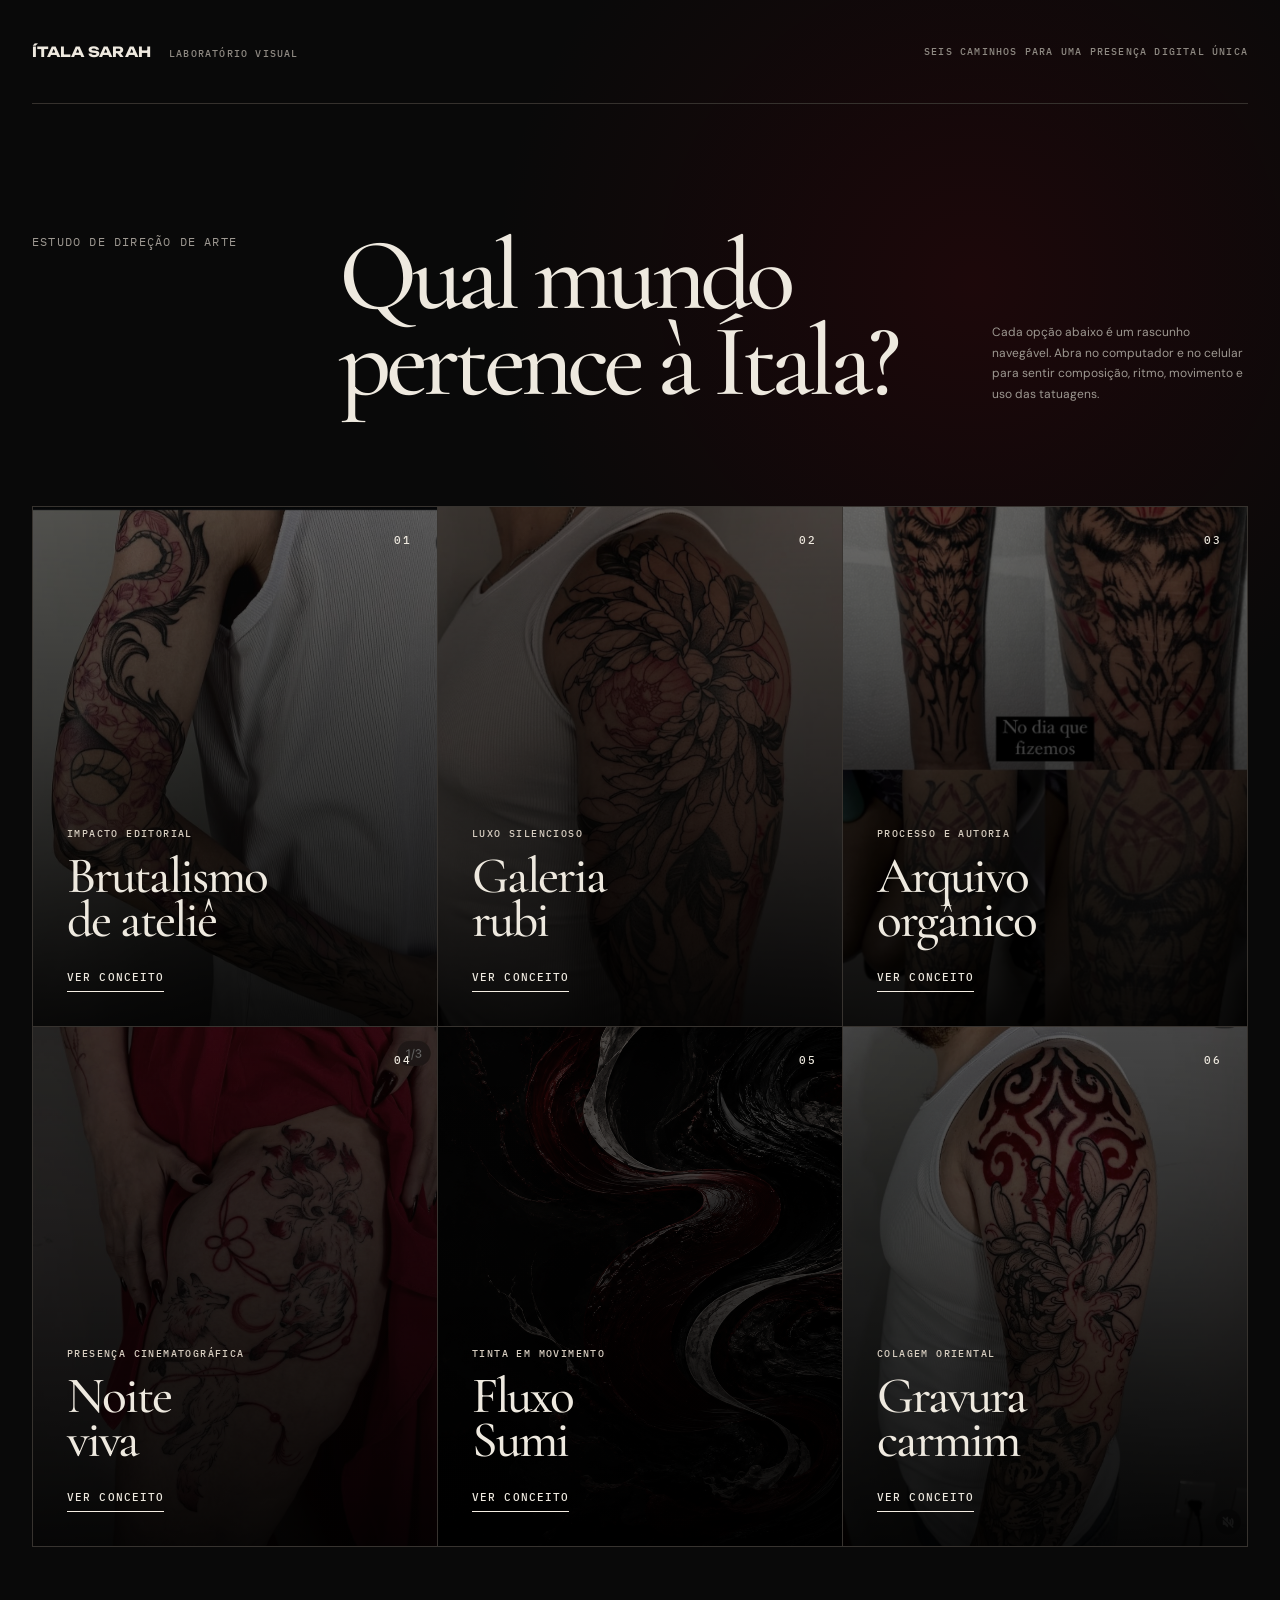
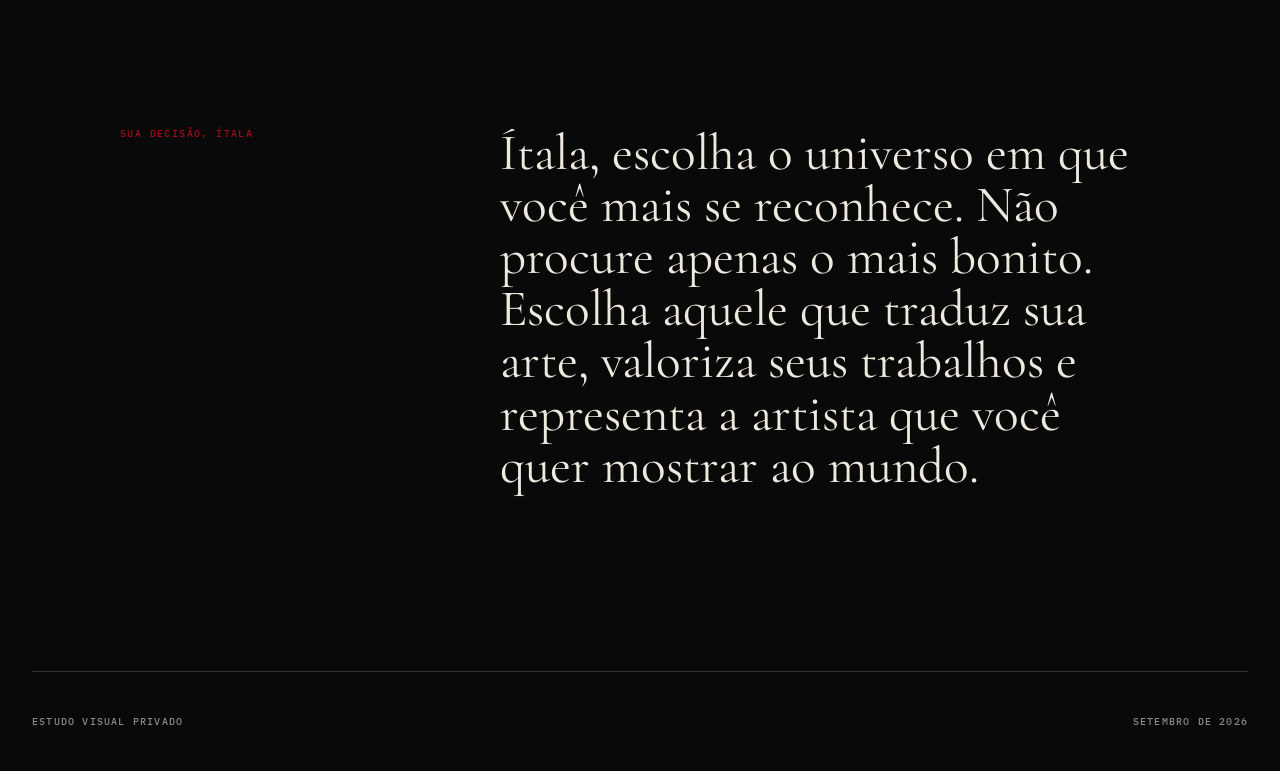
<file: index.html>
<!doctype html>
<html lang="pt-BR">
<head>
  <meta charset="utf-8">
  <meta name="viewport" content="width=device-width, initial-scale=1">
  <meta name="description" content="Laboratório visual com seis direções para o novo site de Ítala Sarah Tattoo.">
  <meta name="robots" content="noindex, nofollow">
  <title>Ítala Sarah Tattoo | Laboratório visual</title>
  <link rel="stylesheet" href="styles.css">
</head>
<body class="lab-page">
  <header class="lab-header">
    <a class="lab-brand" href="index.html" aria-label="Laboratório visual Ítala Sarah Tattoo">
      <span>Ítala Sarah</span>
      <small>Laboratório visual</small>
    </a>
    <p>Seis caminhos para uma presença digital única</p>
  </header>

  <main>
    <section class="lab-intro">
      <p class="lab-kicker">Estudo de direção de arte</p>
      <h1>Qual mundo<br>pertence à Ítala?</h1>
      <p class="lab-lead">Cada opção abaixo é um rascunho navegável. Abra no computador e no celular para sentir composição, ritmo, movimento e uso das tatuagens.</p>
    </section>

    <section class="concept-grid" aria-label="Direções visuais">
      <a class="concept-card card-brutal" href="preview.html?conceito=brutal">
        <span class="concept-index">01</span>
        <span class="concept-card-copy">
          <small>Impacto editorial</small>
          <strong>Brutalismo<br>de ateliê</strong>
          <em>Ver conceito</em>
        </span>
      </a>

      <a class="concept-card card-gallery" href="preview.html?conceito=gallery">
        <span class="concept-index">02</span>
        <span class="concept-card-copy">
          <small>Luxo silencioso</small>
          <strong>Galeria<br>rubi</strong>
          <em>Ver conceito</em>
        </span>
      </a>

      <a class="concept-card card-archive" href="preview.html?conceito=archive">
        <span class="concept-index">03</span>
        <span class="concept-card-copy">
          <small>Processo e autoria</small>
          <strong>Arquivo<br>orgânico</strong>
          <em>Ver conceito</em>
        </span>
      </a>

      <a class="concept-card card-night" href="preview.html?conceito=night">
        <span class="concept-index">04</span>
        <span class="concept-card-copy">
          <small>Presença cinematográfica</small>
          <strong>Noite<br>viva</strong>
          <em>Ver conceito</em>
        </span>
      </a>

      <a class="concept-card card-sumi" href="preview.html?conceito=sumi">
        <span class="concept-index">05</span>
        <span class="concept-card-copy">
          <small>Tinta em movimento</small>
          <strong>Fluxo<br>Sumi</strong>
          <em>Ver conceito</em>
        </span>
      </a>

      <a class="concept-card card-gravure" href="preview.html?conceito=gravure">
        <span class="concept-index">06</span>
        <span class="concept-card-copy">
          <small>Colagem oriental</small>
          <strong>Gravura<br>carmim</strong>
          <em>Ver conceito</em>
        </span>
      </a>
    </section>

    <section class="lab-note">
      <span>Sua decisão, Ítala</span>
      <p>Ítala, escolha o universo em que você mais se reconhece. Não procure apenas o mais bonito. Escolha aquele que traduz sua arte, valoriza seus trabalhos e representa a artista que você quer mostrar ao mundo.</p>
    </section>
  </main>

  <footer class="lab-footer">
    <span>Estudo visual privado</span>
    <span>Setembro de 2026</span>
  </footer>
</body>
</html>
</file>
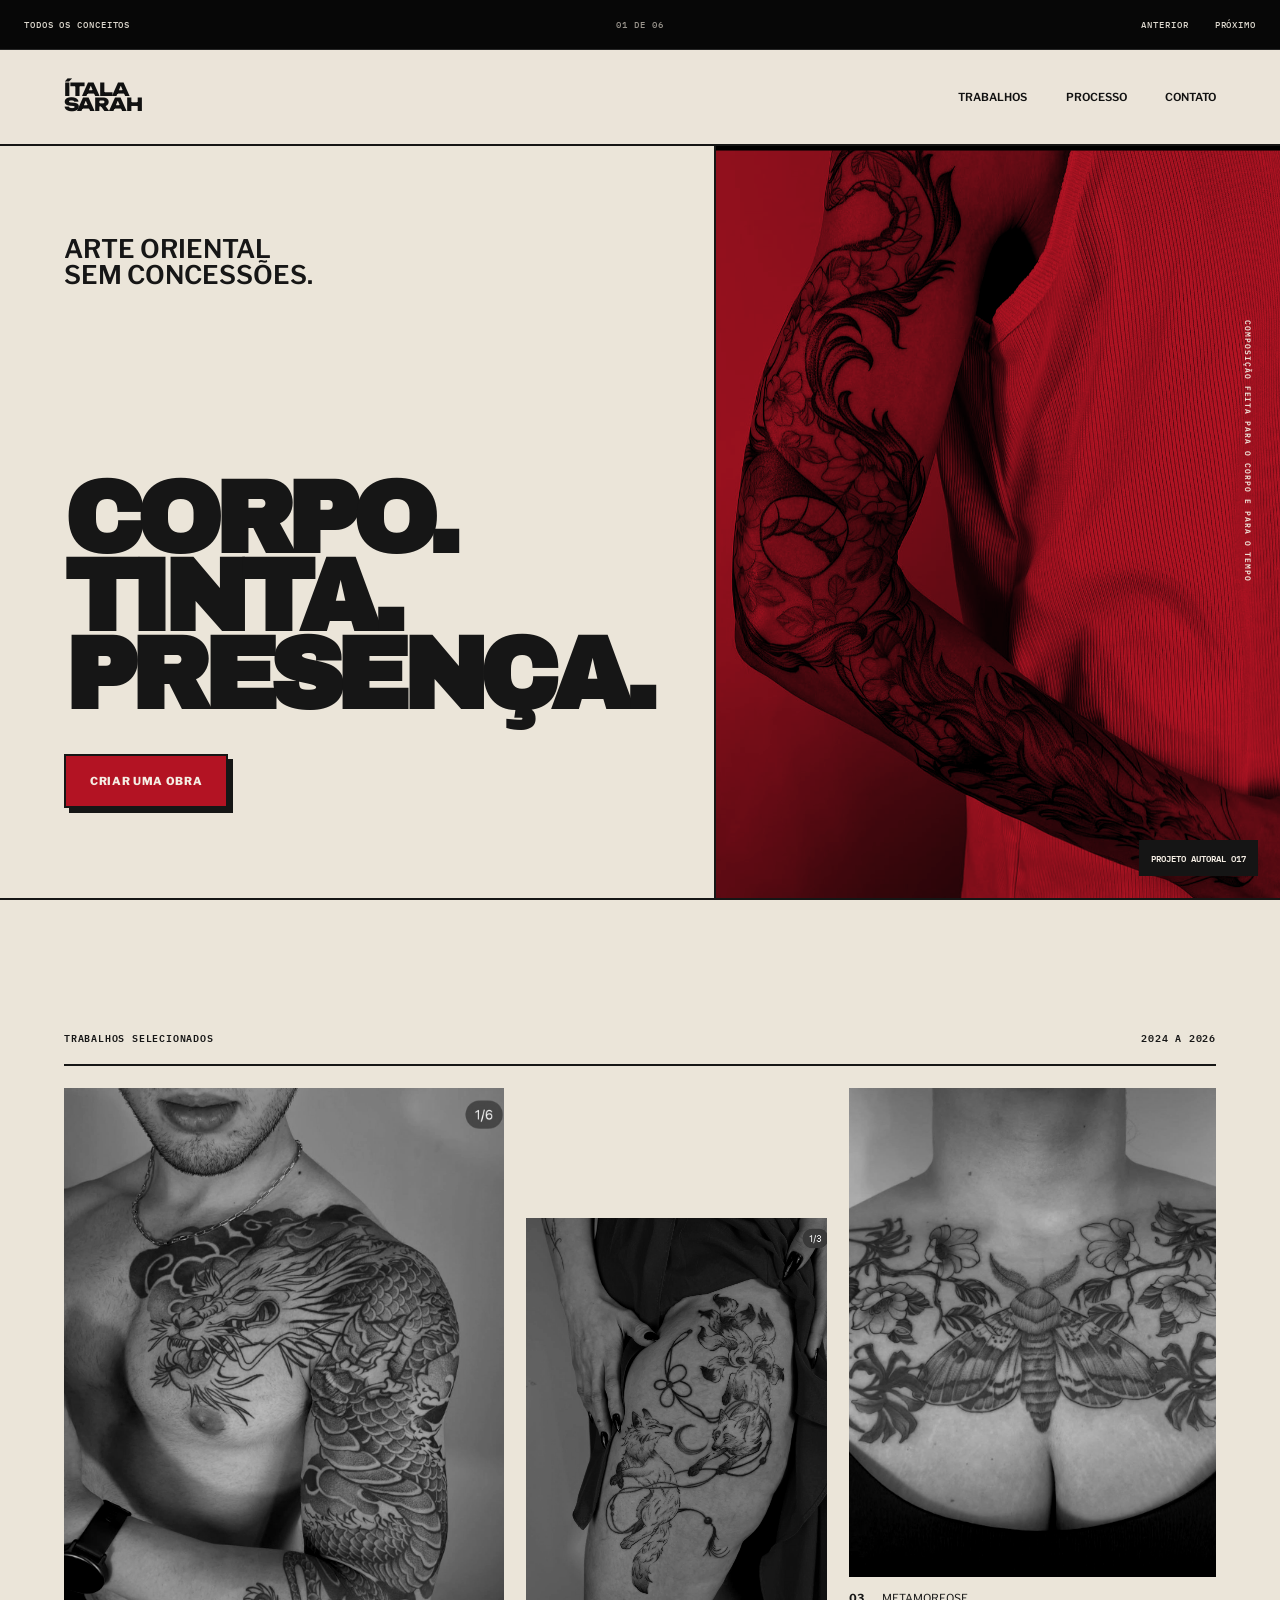
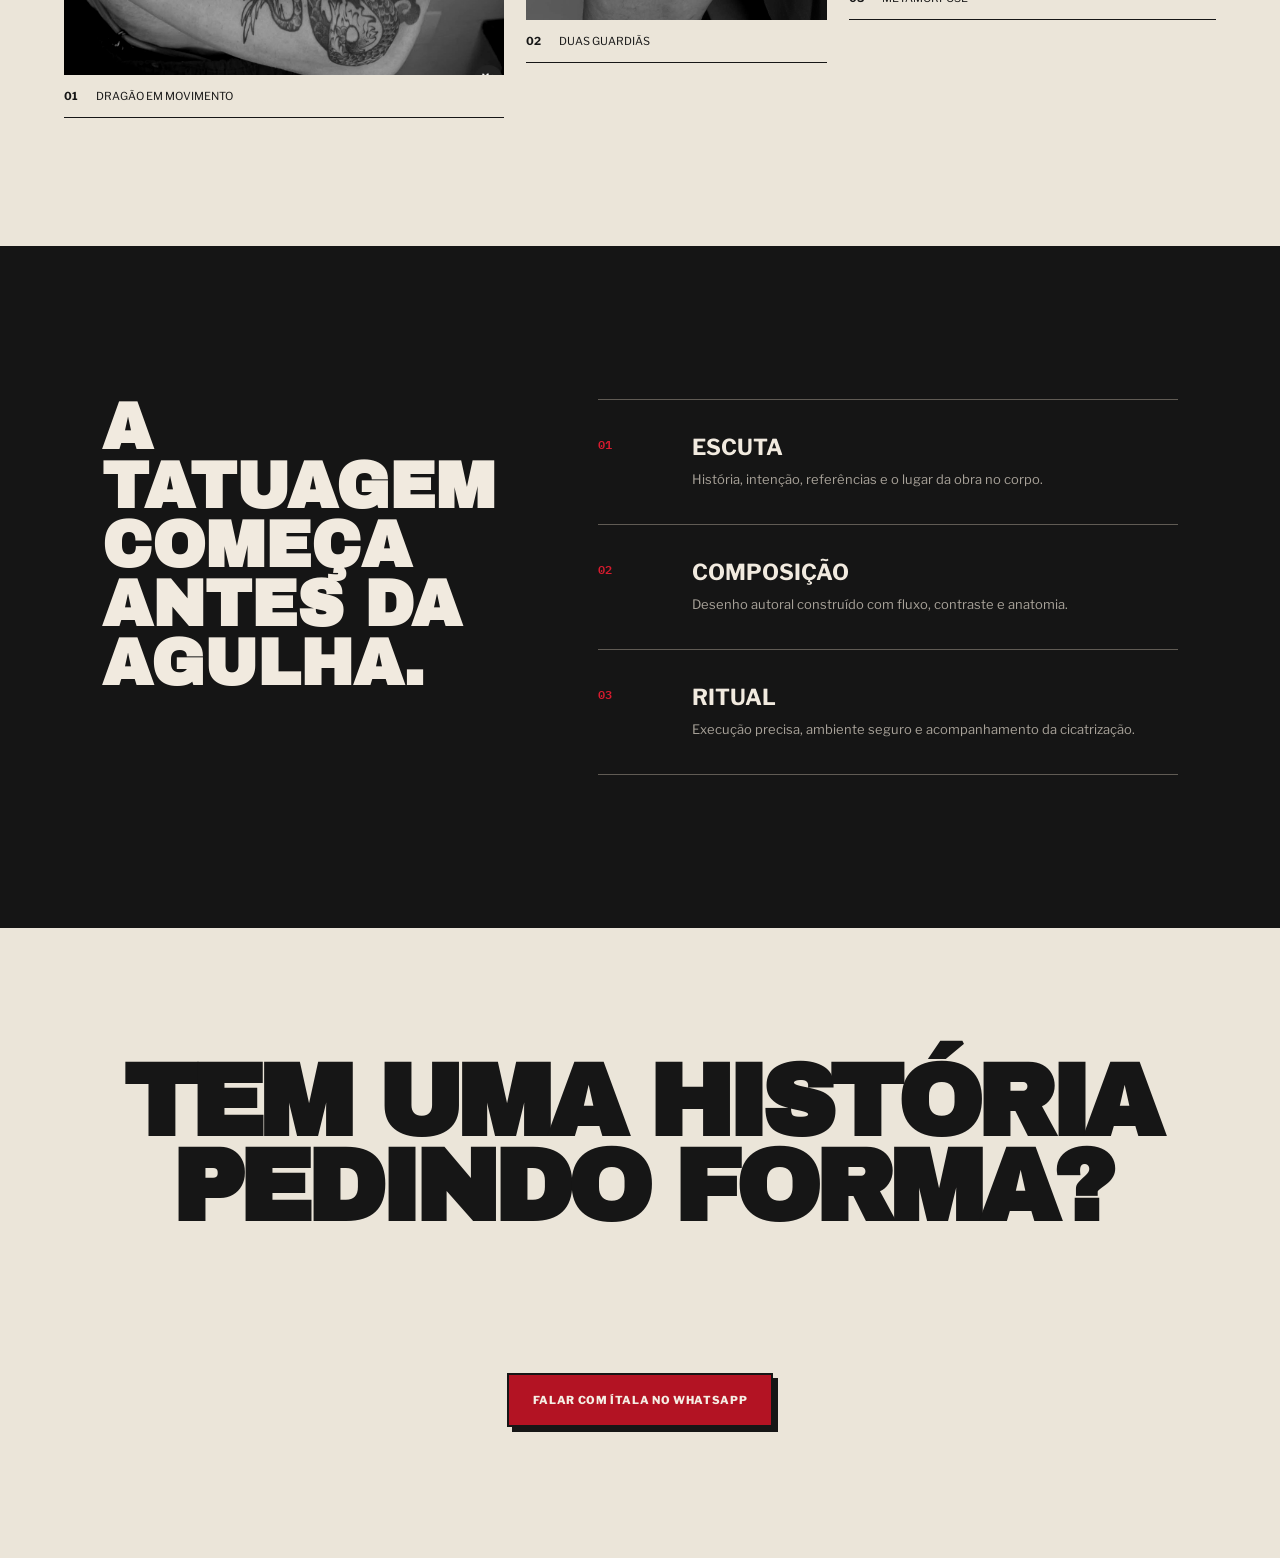
<file: preview.html>
<!doctype html>
<html lang="pt-BR">
<head>
  <meta charset="utf-8">
  <meta name="viewport" content="width=device-width, initial-scale=1">
  <meta name="description" content="Prévia visual do novo site de Ítala Sarah Tattoo.">
  <meta name="robots" content="noindex, nofollow">
  <title>Prévia | Ítala Sarah Tattoo</title>
  <link rel="stylesheet" href="styles.css">
  <script src="app.js" defer></script>
</head>
<body class="preview-page">
  <aside class="preview-rail" aria-label="Navegação entre conceitos">
    <a class="rail-home" href="index.html">Todos os conceitos</a>
    <p><span data-current-number>01</span> de 06</p>
    <nav>
      <a data-prev href="preview.html?conceito=gravure">Anterior</a>
      <a data-next href="preview.html?conceito=gallery">Próximo</a>
    </nav>
  </aside>

  <main>
    <article class="site site-brutal" data-concept="brutal">
      <header class="site-nav">
        <a class="site-logo" href="#inicio-brutal">ÍTALA<br>SARAH</a>
        <nav aria-label="Menu principal">
          <a href="#trabalhos-brutal">Trabalhos</a>
          <a href="#processo-brutal">Processo</a>
          <a href="#contato-brutal">Contato</a>
        </nav>
      </header>

      <section class="brutal-hero" id="inicio-brutal">
        <div class="brutal-statement reveal">
          <p>Arte oriental<br>sem concessões.</p>
          <h1>Corpo.<br>Tinta.<br>Presença.</h1>
          <a href="#contato-brutal">Criar uma obra</a>
        </div>
        <figure class="brutal-hero-image reveal">
          <img src="assets/portfolio/dragao-cerejeiras.jpg" alt="Tatuagem oriental de dragão e flores de cerejeira">
          <figcaption>Projeto autoral 017</figcaption>
        </figure>
        <p class="brutal-side-note">Composição feita para o corpo e para o tempo</p>
      </section>

      <section class="brutal-work" id="trabalhos-brutal">
        <div class="section-line reveal">
          <span>Trabalhos selecionados</span>
          <span>2024 a 2026</span>
        </div>
        <div class="brutal-grid">
          <figure class="reveal"><img src="assets/portfolio/dragao-blackwork.jpg" alt="Tatuagem de dragão em blackwork"><figcaption><b>01</b> Dragão em movimento</figcaption></figure>
          <figure class="reveal"><img src="assets/portfolio/kitsunes.jpg" alt="Tatuagens orientais de kitsunes"><figcaption><b>02</b> Duas guardiãs</figcaption></figure>
          <figure class="reveal"><img src="assets/portfolio/mariposa-floral.jpg" alt="Tatuagem de mariposa com flores"><figcaption><b>03</b> Metamorfose</figcaption></figure>
        </div>
      </section>

      <section class="brutal-process" id="processo-brutal">
        <p class="reveal">A tatuagem começa antes da agulha.</p>
        <ol>
          <li class="reveal"><span>01</span><div><h2>Escuta</h2><p>História, intenção, referências e o lugar da obra no corpo.</p></div></li>
          <li class="reveal"><span>02</span><div><h2>Composição</h2><p>Desenho autoral construído com fluxo, contraste e anatomia.</p></div></li>
          <li class="reveal"><span>03</span><div><h2>Ritual</h2><p>Execução precisa, ambiente seguro e acompanhamento da cicatrização.</p></div></li>
        </ol>
      </section>

      <section class="brutal-cta" id="contato-brutal">
        <p>Tem uma história pedindo forma?</p>
        <a href="https://wa.me/5562993227097">Falar com Ítala no WhatsApp</a>
      </section>
    </article>

    <article class="site site-gallery" data-concept="gallery" hidden>
      <header class="site-nav">
        <a class="gallery-logo" href="#inicio-gallery">Ítala Sarah <span>Tattoo</span></a>
        <nav aria-label="Menu principal">
          <a href="#trabalhos-gallery">Obras</a>
          <a href="#processo-gallery">Ateliê</a>
          <a href="#contato-gallery">Contato</a>
        </nav>
      </header>

      <section class="gallery-hero" id="inicio-gallery">
        <video muted playsinline preload="none" poster="assets/portfolio/oriental-preto-vermelho.jpg" data-concept-video aria-label="Textura abstrata em vermelho e preto">
          <source data-src="assets/abertura.mp4" type="video/mp4">
        </video>
        <div class="gallery-veil"></div>
        <div class="gallery-hero-copy reveal">
          <span>Anápolis · Goiânia · Brasília</span>
          <h1>Obras que<br>habitam a pele.</h1>
          <p>Tatuagem oriental autoral criada em diálogo com cada corpo.</p>
          <a href="#trabalhos-gallery">Entrar na galeria</a>
        </div>
      </section>

      <section class="gallery-intro" id="processo-gallery">
        <p class="gallery-eyebrow reveal">Ateliê particular</p>
        <h2 class="reveal">A força da imagem.<br>A delicadeza do processo.</h2>
        <p class="reveal">Cada projeto nasce de uma conversa e ganha forma a partir de ritmo, anatomia e símbolos escolhidos com intenção.</p>
      </section>

      <section class="gallery-works" id="trabalhos-gallery">
        <article class="gallery-piece reveal">
          <img src="assets/portfolio/dragao-crisantemo.jpg" alt="Tatuagem oriental de dragão e crisântemo">
          <div><span>Obra 21</span><h3>Entre força e flores</h3><p>Dragão e crisântemo</p></div>
        </article>
        <article class="gallery-piece gallery-piece-alt reveal">
          <img src="assets/portfolio/abstrato-preto-vermelho.jpg" alt="Tatuagem abstrata em preto e vermelho">
          <div><span>Obra 34</span><h3>Matéria em expansão</h3><p>Abstrato carmim</p></div>
        </article>
        <article class="gallery-piece reveal">
          <img src="assets/portfolio/botanica-fluida.jpg" alt="Tatuagem botânica de linhas fluidas">
          <div><span>Obra 42</span><h3>Botânica do gesto</h3><p>Fluxo e movimento</p></div>
        </article>
      </section>

      <section class="gallery-quote">
        <blockquote class="reveal">“Não desenho sobre o corpo. Desenho com ele.”</blockquote>
        <p>Ítala Sarah</p>
      </section>

      <section class="gallery-cta" id="contato-gallery">
        <span>Próximos projetos</span>
        <h2>Sua ideia pode<br>começar aqui.</h2>
        <a href="https://wa.me/5562993227097">Conversar com a artista</a>
      </section>
    </article>

    <article class="site site-archive" data-concept="archive" hidden>
      <header class="site-nav archive-nav">
        <a class="archive-logo" href="#inicio-archive">ÍTALA SARAH<br><small>ARQUIVO DE PELE</small></a>
        <nav aria-label="Menu principal">
          <a href="#trabalhos-archive">Índice</a>
          <a href="#processo-archive">Método</a>
          <a href="#contato-archive">Projeto</a>
        </nav>
      </header>

      <section class="archive-hero" id="inicio-archive">
        <div class="archive-title reveal">
          <span>Caderno 01 · 2026</span>
          <h1>Um arquivo<br>vivo de símbolos.</h1>
          <p>Obras orientais autorais, desenhadas para envelhecer com presença.</p>
        </div>
        <figure class="archive-specimen reveal">
          <img src="assets/portfolio/cicatrizada.jpg" alt="Tatuagem cicatrizada em detalhe">
          <figcaption><span>Espécime 008</span><span>Pele cicatrizada</span></figcaption>
        </figure>
        <div class="archive-stamp">Autoral<br>Único<br>Duradouro</div>
      </section>

      <section class="archive-index" id="trabalhos-archive">
        <header class="reveal"><p>Índice de obras</p><span>Uma seleção do arquivo recente</span></header>
        <div class="archive-cards">
          <article class="archive-card reveal"><div class="archive-meta"><span>011</span><span>Oriental</span></div><img src="assets/portfolio/oriental-preto-vermelho.jpg" alt="Tatuagem oriental em preto e vermelho"><h2>Correnteza carmim</h2><p>Movimento, contraste, permanência</p></article>
          <article class="archive-card reveal"><div class="archive-meta"><span>019</span><span>Blackwork</span></div><img src="assets/portfolio/dragao-blackwork.jpg" alt="Dragão em blackwork"><h2>Guardião</h2><p>Escala, fluxo, anatomia</p></article>
          <article class="archive-card reveal"><div class="archive-meta"><span>026</span><span>Botânico</span></div><img src="assets/portfolio/mariposa-floral.jpg" alt="Mariposa com flores"><h2>Metamorfose</h2><p>Leveza, simetria, detalhe</p></article>
        </div>
      </section>

      <section class="archive-method" id="processo-archive">
        <div class="archive-method-intro reveal"><span>Método de criação</span><h2>A obra é registrada em quatro momentos.</h2></div>
        <ol>
          <li class="reveal"><b>01</b><h3>Intenção</h3><p>Entendemos o que a imagem precisa carregar.</p></li>
          <li class="reveal"><b>02</b><h3>Pesquisa</h3><p>Símbolos, referências e linguagem são organizados.</p></li>
          <li class="reveal"><b>03</b><h3>Desenho</h3><p>A composição nasce para uma anatomia específica.</p></li>
          <li class="reveal"><b>04</b><h3>Permanência</h3><p>A cicatrização também faz parte do projeto.</p></li>
        </ol>
      </section>

      <section class="archive-cta" id="contato-archive">
        <p>Novo registro</p>
        <h2>Conte a história que<br>você quer levar.</h2>
        <a href="https://wa.me/5562993227097">Solicitar um projeto</a>
      </section>
    </article>

    <article class="site site-night" data-concept="night" hidden>
      <header class="site-nav night-nav">
        <a class="night-logo" href="#inicio-night">ÍS</a>
        <p>Ítala Sarah Tattoo</p>
        <button class="night-menu" type="button" aria-label="Abrir menu">Menu</button>
      </header>

      <section class="night-hero" id="inicio-night">
        <video muted playsinline preload="none" poster="assets/portfolio/abstrato-preto-vermelho.jpg" data-concept-video aria-label="Textura abstrata em vermelho e preto">
          <source data-src="assets/abertura.mp4" type="video/mp4">
        </video>
        <div class="night-shade"></div>
        <div class="night-copy reveal">
          <p>Não é só o que você vê.<br>É o que permanece.</p>
          <h1>Viva por inteiro.</h1>
          <a href="#trabalhos-night">Conhecer as obras</a>
        </div>
        <span class="night-caption">Atendimentos em Anápolis, Goiânia e Brasília</span>
      </section>

      <section class="night-manifesto">
        <span class="reveal">01 · Manifesto</span>
        <p class="reveal">A pele muda. A vida muda. Uma obra verdadeira atravessa essas mudanças sem perder a própria força.</p>
      </section>

      <section class="night-works" id="trabalhos-night">
        <header><span>02 · Obras</span><h2>Histórias com pulso.</h2></header>
        <div class="night-strip">
          <figure class="reveal"><img src="assets/portfolio/dragao-cerejeiras.jpg" alt="Tatuagem de dragão com flores"><figcaption><span>Força serena</span><b>Oriental</b></figcaption></figure>
          <figure class="reveal"><img src="assets/portfolio/botanica-fluida.jpg" alt="Tatuagem botânica fluida"><figcaption><span>Corpo em fluxo</span><b>Botânico</b></figcaption></figure>
          <figure class="reveal"><img src="assets/portfolio/kitsunes.jpg" alt="Tatuagem de kitsunes"><figcaption><span>Entre mundos</span><b>Oriental</b></figcaption></figure>
        </div>
      </section>

      <section class="night-ritual" id="processo-night">
        <div class="reveal"><span>03 · Experiência</span><h2>Um encontro.<br>Uma criação.<br>Uma marca sua.</h2></div>
        <p class="reveal">Do primeiro contato ao acompanhamento da cicatrização, cada etapa recebe presença, técnica e respeito.</p>
      </section>

      <section class="night-cta" id="contato-night">
        <img src="assets/portfolio/oriental-preto-vermelho.jpg" alt="Detalhe de tatuagem oriental em vermelho">
        <div><p>Seu próximo capítulo</p><h2>Começa<br>na pele.</h2><a href="https://wa.me/5562993227097">Iniciar uma conversa</a></div>
      </section>
    </article>

    <article class="site site-sumi" data-concept="sumi" hidden>
      <header class="site-nav sumi-nav">
        <a class="sumi-logo" href="#inicio-sumi"><span>ÍTALA</span><span>SARAH</span></a>
        <nav aria-label="Menu principal">
          <a href="#trabalhos-sumi">Obras</a>
          <a href="#processo-sumi">Filosofia</a>
          <a href="#contato-sumi">Contato</a>
        </nav>
      </header>

      <section class="sumi-hero" id="inicio-sumi" data-pointer-field>
        <div class="sumi-art" aria-hidden="true"></div>
        <div class="sumi-copy reveal">
          <span>Tatuagem oriental autoral</span>
          <h1>O gesto<br>encontra<br>a pele.</h1>
          <p>Uma obra nasce quando símbolo, corpo e movimento passam a respirar juntos.</p>
          <a href="#trabalhos-sumi">Sentir o trabalho</a>
        </div>
        <p class="sumi-kanji" aria-hidden="true">墨</p>
      </section>

      <section class="sumi-philosophy" id="processo-sumi">
        <span class="reveal">Sumi · Tinta</span>
        <h2 class="reveal">Controle suficiente<br>para deixar a forma viver.</h2>
        <p class="reveal">O desenho acompanha a anatomia como uma pincelada acompanha o papel. Há precisão, mas também há respiração.</p>
      </section>

      <section class="sumi-works" id="trabalhos-sumi">
        <figure class="sumi-work-large reveal"><img src="assets/portfolio/abstrato-preto-vermelho.jpg" alt="Tatuagem abstrata preta e vermelha"><figcaption><span>01</span><p>Fluxo carmim</p><small>Abstrato autoral</small></figcaption></figure>
        <figure class="sumi-work-small reveal"><img src="assets/portfolio/dragao-crisantemo.jpg" alt="Dragão e crisântemo"><figcaption><span>02</span><p>Vento e guardião</p><small>Oriental</small></figcaption></figure>
        <figure class="sumi-work-wide reveal"><img src="assets/portfolio/botanica-fluida.jpg" alt="Tatuagem botânica fluida"><figcaption><span>03</span><p>Raiz em movimento</p><small>Botânico</small></figcaption></figure>
      </section>

      <section class="sumi-process">
        <p class="reveal">O desenho não é colocado sobre você.</p>
        <h2 class="reveal">Ele é descoberto<br>com você.</h2>
        <div class="sumi-steps"><span>Escuta</span><span>Ritmo</span><span>Desenho</span><span>Permanência</span></div>
      </section>

      <section class="sumi-cta" id="contato-sumi">
        <div class="sumi-cta-art" aria-hidden="true"></div>
        <div class="reveal"><span>Projeto autoral</span><h2>Deixe a ideia<br>ganhar corpo.</h2><a href="https://wa.me/5562993227097">Conversar com Ítala</a></div>
      </section>
    </article>

    <article class="site site-gravure" data-concept="gravure" hidden>
      <header class="site-nav gravure-nav">
        <a class="gravure-logo" href="#inicio-gravure">ÍTALA <i>SARAH</i></a>
        <nav aria-label="Menu principal">
          <a href="#trabalhos-gravure">Obras</a>
          <a href="#vozes-gravure">Vozes</a>
          <a href="#contato-gravure">Contato</a>
        </nav>
      </header>

      <section class="gravure-hero" id="inicio-gravure">
        <div class="gravure-collage" aria-hidden="true">
          <img src="assets/portfolio/dragao-blackwork.jpg" alt="">
          <img src="assets/portfolio/oriental-preto-vermelho.jpg" alt="">
        </div>
        <div class="gravure-copy reveal">
          <span>Gravura oriental contemporânea</span>
          <h1>O corpo<br>guarda<br>mitos.</h1>
          <p>Ítala transforma símbolos, memórias e anatomia em tatuagens de presença intensa.</p>
          <a href="#trabalhos-gravure">Abrir o caderno</a>
        </div>
        <p class="gravure-seal">Obra<br>autoral</p>
      </section>

      <section class="gravure-ribbon" aria-label="Especialidades"><span>Oriental</span><span>Blackwork</span><span>Botânico</span><span>Abstrato</span></section>

      <section class="gravure-works" id="trabalhos-gravure">
        <header class="reveal"><span>Caderno de obras</span><h2>Pele como território.</h2><p>Seleção recente</p></header>
        <div class="gravure-deck">
          <figure class="reveal"><img src="assets/portfolio/dragao-cerejeiras.jpg" alt="Dragão e cerejeiras"><figcaption><b>Dragão</b><span>Proteção</span></figcaption></figure>
          <figure class="reveal"><img src="assets/portfolio/kitsunes.jpg" alt="Kitsunes orientais"><figcaption><b>Kitsune</b><span>Travessia</span></figcaption></figure>
          <figure class="reveal"><img src="assets/portfolio/mariposa-floral.jpg" alt="Mariposa e flores"><figcaption><b>Mariposa</b><span>Transformação</span></figcaption></figure>
          <figure class="reveal"><img src="assets/portfolio/abstrato-preto-vermelho.jpg" alt="Abstrato preto e vermelho"><figcaption><b>Fluxo</b><span>Movimento</span></figcaption></figure>
        </div>
      </section>

      <section class="gravure-manifesto">
        <div class="reveal"><span>Manifesto da artista</span><h2>A imagem certa não ilustra uma história. Ela passa a fazer parte dela.</h2></div>
        <img class="reveal" src="assets/portfolio/cicatrizada.jpg" alt="Detalhe de tatuagem cicatrizada">
      </section>

      <section class="gravure-voices" id="vozes-gravure">
        <header class="reveal"><span>Experiência real</span><h2>O que permanece depois da sessão.</h2></header>
        <div class="gravure-voice-grid">
          <article class="reveal"><b>01</b><p>Escuta atenta desde a primeira conversa.</p><span>Intenção</span></article>
          <article class="reveal"><b>02</b><p>Desenho pensado para o movimento do corpo.</p><span>Composição</span></article>
          <article class="reveal"><b>03</b><p>Acompanhamento cuidadoso da cicatrização.</p><span>Permanência</span></article>
        </div>
      </section>

      <section class="gravure-cta" id="contato-gravure">
        <span>Novo capítulo</span>
        <h2>Qual mito<br>vive em você?</h2>
        <a href="https://wa.me/5562993227097">Contar minha ideia</a>
      </section>
    </article>
  </main>
</body>
</html>
</file>
<file: styles.css>
@import url("https://fonts.googleapis.com/css2?family=Archivo+Black&family=Cormorant+Garamond:ital,wght@0,400;0,500;1,400&family=DM+Sans:wght@300;400;500;600&family=IBM+Plex+Mono:wght@400;500&family=Libre+Franklin:wght@400;600;800&family=Manrope:wght@300;400;500;600&family=Unbounded:wght@500;700;800&display=swap");

:root {
  color-scheme: dark;
  font-family: "DM Sans", Arial, sans-serif;
  text-rendering: optimizeLegibility;
  --rail-height: 50px;
}

* {
  box-sizing: border-box;
}

html {
  scroll-behavior: smooth;
}

body {
  margin: 0;
  background: #090909;
}

body,
a,
button {
  color: inherit;
}

a {
  text-decoration: none;
}

img,
video {
  display: block;
  width: 100%;
}

button {
  border: 0;
  background: none;
  font: inherit;
}

a:focus-visible,
button:focus-visible {
  outline: 2px solid #ff2739;
  outline-offset: 5px;
}

.reveal {
  opacity: 0;
  transform: translateY(34px);
  transition: opacity 700ms cubic-bezier(.22, 1, .36, 1), transform 900ms cubic-bezier(.22, 1, .36, 1);
}

.reveal.is-visible {
  opacity: 1;
  transform: none;
}

[hidden] {
  display: none !important;
}

/* Laboratório */

.lab-page {
  min-height: 100vh;
  color: #eee9df;
  background:
    radial-gradient(circle at 76% 12%, rgba(132, 0, 15, .16), transparent 30rem),
    #090909;
}

.lab-header,
.lab-footer {
  display: flex;
  align-items: center;
  justify-content: space-between;
  width: min(1500px, calc(100% - 64px));
  margin: 0 auto;
}

.lab-header {
  min-height: 104px;
  border-bottom: 1px solid #35312d;
}

.lab-brand {
  display: flex;
  align-items: baseline;
  gap: 18px;
  text-transform: uppercase;
}

.lab-brand span {
  font-family: "Unbounded", sans-serif;
  font-size: 14px;
  font-weight: 700;
  letter-spacing: .02em;
}

.lab-brand small,
.lab-header p,
.lab-footer {
  color: #8e8982;
  font: 500 10px "IBM Plex Mono", monospace;
  letter-spacing: .12em;
  text-transform: uppercase;
}

.lab-intro {
  display: grid;
  grid-template-columns: 1fr 2.35fr 1fr;
  gap: 4vw;
  align-items: end;
  width: min(1500px, calc(100% - 64px));
  margin: 0 auto;
  padding: clamp(72px, 10vw, 160px) 0 clamp(64px, 8vw, 112px);
}

.lab-kicker,
.lab-lead {
  margin: 0;
  color: #9d9891;
  font-size: 12px;
  line-height: 1.7;
}

.lab-kicker {
  align-self: start;
  font-family: "IBM Plex Mono", monospace;
  letter-spacing: .1em;
  text-transform: uppercase;
}

.lab-intro h1 {
  margin: 0;
  font: 500 clamp(56px, 8vw, 132px)/.84 "Cormorant Garamond", serif;
  letter-spacing: -.055em;
}

.concept-grid {
  display: grid;
  grid-template-columns: repeat(3, 1fr);
  width: min(1500px, calc(100% - 64px));
  margin: 0 auto;
  border-top: 1px solid #37332f;
  border-left: 1px solid #37332f;
}

.concept-card {
  position: relative;
  display: flex;
  min-height: 520px;
  overflow: hidden;
  border-right: 1px solid #37332f;
  border-bottom: 1px solid #37332f;
  isolation: isolate;
}

.concept-card::before,
.concept-card::after {
  content: "";
  position: absolute;
  inset: 0;
  transition: transform 800ms cubic-bezier(.22, 1, .36, 1), opacity 500ms ease;
}

.concept-card::before {
  z-index: -2;
  background-position: center;
  background-size: cover;
  filter: saturate(.65) brightness(.46);
}

.concept-card::after {
  z-index: -1;
  background: linear-gradient(180deg, rgba(0, 0, 0, .08), rgba(0, 0, 0, .86));
}

.concept-card:hover::before {
  transform: scale(1.045);
  filter: saturate(1) brightness(.68);
}

.card-brutal::before { background-image: url("assets/portfolio/dragao-cerejeiras.jpg"); }
.card-gallery::before { background-image: url("assets/portfolio/dragao-crisantemo.jpg"); }
.card-archive::before { background-image: url("assets/portfolio/cicatrizada.jpg"); }
.card-night::before { background-image: url("assets/portfolio/kitsunes.jpg"); }
.card-sumi::before { background-image: url("assets/fluxo-sumi.png"); background-position: 72% center; }
.card-gravure::before { background-image: url("assets/portfolio/oriental-preto-vermelho.jpg"); }

.concept-index {
  position: absolute;
  top: 26px;
  right: 26px;
  font: 500 11px "IBM Plex Mono", monospace;
  letter-spacing: .12em;
}

.concept-card-copy {
  display: flex;
  flex-direction: column;
  justify-content: flex-end;
  width: 100%;
  padding: 34px;
}

.concept-card-copy small {
  margin-bottom: 14px;
  color: #d6cdc0;
  font: 500 10px "IBM Plex Mono", monospace;
  letter-spacing: .14em;
  text-transform: uppercase;
}

.concept-card-copy strong {
  font: 500 clamp(36px, 4vw, 64px)/.86 "Cormorant Garamond", serif;
  letter-spacing: -.04em;
}

.concept-card-copy em {
  width: max-content;
  margin-top: 28px;
  padding-bottom: 7px;
  border-bottom: 1px solid #f5eee3;
  font: normal 500 11px "IBM Plex Mono", monospace;
  letter-spacing: .1em;
  text-transform: uppercase;
}

.lab-note {
  display: grid;
  grid-template-columns: 1fr 2fr;
  gap: 50px;
  width: min(1040px, calc(100% - 64px));
  margin: clamp(100px, 14vw, 210px) auto;
}

.lab-note span {
  color: #a30b1b;
  font: 500 10px "IBM Plex Mono", monospace;
  letter-spacing: .14em;
  text-transform: uppercase;
}

.lab-note p {
  margin: 0;
  font: 400 clamp(28px, 4vw, 54px)/1.02 "Cormorant Garamond", serif;
}

.lab-footer {
  min-height: 100px;
  border-top: 1px solid #35312d;
}

/* Navegação das prévias */

.preview-page {
  background: #0a0a0a;
}

.preview-rail {
  position: fixed;
  z-index: 100;
  top: 0;
  left: 0;
  display: grid;
  grid-template-columns: 1fr auto 1fr;
  align-items: center;
  width: 100%;
  height: var(--rail-height);
  padding: 0 24px;
  color: #ddd8ce;
  background: rgba(8, 8, 8, .92);
  border-bottom: 1px solid rgba(255, 255, 255, .13);
  backdrop-filter: blur(14px);
  font: 500 9px "IBM Plex Mono", monospace;
  letter-spacing: .1em;
  text-transform: uppercase;
}

.preview-rail p {
  margin: 0;
  color: #99948c;
}

.preview-rail nav {
  display: flex;
  justify-content: flex-end;
  gap: 26px;
}

.preview-rail a {
  transition: color 180ms ease;
}

.preview-rail a:hover {
  color: #ff2b3e;
}

.preview-page > main {
  padding-top: var(--rail-height);
}

.site {
  min-height: 100vh;
  overflow: hidden;
}

.site-nav {
  position: absolute;
  z-index: 10;
  top: var(--rail-height);
  left: 0;
  display: flex;
  align-items: center;
  justify-content: space-between;
  width: 100%;
  height: 96px;
  padding: 0 clamp(24px, 5vw, 78px);
}

.site-nav nav {
  display: flex;
  gap: clamp(20px, 3vw, 48px);
}

.site-nav nav a {
  position: relative;
}

.site-nav nav a::after {
  content: "";
  position: absolute;
  right: 0;
  bottom: -7px;
  left: 0;
  height: 1px;
  transform: scaleX(0);
  transform-origin: right;
  background: currentColor;
  transition: transform 260ms ease;
}

.site-nav nav a:hover::after {
  transform: scaleX(1);
  transform-origin: left;
}

/* 01 Brutalismo */

.site-brutal {
  color: #161616;
  background: #ebe5d9;
  font-family: "Libre Franklin", Arial, sans-serif;
}

.site-brutal .site-nav {
  color: #111;
  border-bottom: 2px solid #151515;
  background: rgba(235, 229, 217, .94);
}

.site-brutal .site-logo {
  font: 800 18px/.82 "Unbounded", sans-serif;
  letter-spacing: -.05em;
}

.site-brutal .site-nav nav {
  font-size: 11px;
  font-weight: 600;
  text-transform: uppercase;
}

.brutal-hero {
  position: relative;
  display: grid;
  grid-template-columns: .92fr 1.08fr;
  min-height: calc(100vh - var(--rail-height));
  padding-top: 96px;
  border-bottom: 2px solid #161616;
}

.brutal-statement {
  display: flex;
  flex-direction: column;
  justify-content: flex-end;
  padding: clamp(40px, 7vw, 110px) clamp(24px, 5vw, 80px);
  border-right: 2px solid #161616;
}

.brutal-statement > p {
  max-width: 260px;
  margin: 0 0 auto;
  font: 600 clamp(18px, 2vw, 28px)/1.05 "Libre Franklin", sans-serif;
  text-transform: uppercase;
}

.brutal-statement h1 {
  margin: 80px 0 40px;
  font: 800 clamp(58px, 8vw, 136px)/.76 "Archivo Black", sans-serif;
  letter-spacing: -.075em;
  text-transform: uppercase;
}

.brutal-statement a,
.brutal-cta a {
  display: inline-flex;
  justify-content: center;
  width: max-content;
  padding: 18px 24px;
  color: #f5eee4;
  background: #b31323;
  border: 2px solid #161616;
  box-shadow: 5px 5px 0 #161616;
  font-size: 11px;
  font-weight: 800;
  letter-spacing: .06em;
  text-transform: uppercase;
  transition: transform 160ms ease, box-shadow 160ms ease;
}

.brutal-statement a:hover,
.brutal-cta a:hover {
  transform: translate(5px, 5px);
  box-shadow: 0 0 0 #161616;
}

.brutal-hero-image {
  position: relative;
  margin: 0;
  overflow: hidden;
  background: #b31323;
}

.brutal-hero-image img {
  height: 100%;
  object-fit: cover;
  mix-blend-mode: multiply;
  filter: grayscale(1) contrast(1.24);
}

.brutal-hero-image figcaption {
  position: absolute;
  right: 22px;
  bottom: 22px;
  padding: 10px 12px;
  color: #f5eee4;
  background: #151515;
  font: 600 9px "IBM Plex Mono", monospace;
  text-transform: uppercase;
}

.brutal-side-note {
  position: absolute;
  z-index: 3;
  top: 50%;
  right: -128px;
  width: 320px;
  margin: 0;
  transform: rotate(90deg);
  color: #f1eade;
  font: 600 8px "IBM Plex Mono", monospace;
  letter-spacing: .12em;
  text-transform: uppercase;
}

.brutal-work {
  padding: clamp(80px, 10vw, 150px) clamp(24px, 5vw, 80px);
}

.section-line {
  display: flex;
  justify-content: space-between;
  padding-bottom: 18px;
  border-bottom: 2px solid #161616;
  font: 600 10px "IBM Plex Mono", monospace;
  letter-spacing: .08em;
  text-transform: uppercase;
}

.brutal-grid {
  display: grid;
  grid-template-columns: 1.08fr .74fr .9fr;
  align-items: start;
  gap: 22px;
  padding-top: 22px;
}

.brutal-grid figure {
  margin: 0;
}

.brutal-grid figure:nth-child(2) {
  margin-top: 130px;
}

.brutal-grid img {
  aspect-ratio: 3 / 4;
  object-fit: cover;
  filter: grayscale(1) contrast(1.08);
  transition: filter 300ms ease;
}

.brutal-grid figure:hover img {
  filter: grayscale(0) contrast(1.04);
}

.brutal-grid figcaption {
  display: flex;
  gap: 18px;
  padding: 14px 0;
  border-bottom: 1px solid #161616;
  font-size: 11px;
  text-transform: uppercase;
}

.brutal-process {
  display: grid;
  grid-template-columns: .75fr 1.25fr;
  gap: 8vw;
  padding: clamp(80px, 12vw, 180px) clamp(24px, 8vw, 130px);
  color: #f1eadf;
  background: #151515;
}

.brutal-process > p {
  margin: 0;
  font: 800 clamp(34px, 5vw, 72px)/.92 "Archivo Black", sans-serif;
  text-transform: uppercase;
}

.brutal-process ol {
  margin: 0;
  padding: 0;
  list-style: none;
  border-top: 1px solid #605b54;
}

.brutal-process li {
  display: grid;
  grid-template-columns: 70px 1fr;
  gap: 24px;
  padding: 34px 0;
  border-bottom: 1px solid #605b54;
}

.brutal-process li > span {
  color: #d51b2e;
  font: 600 12px "IBM Plex Mono", monospace;
}

.brutal-process h2,
.brutal-process li p {
  margin: 0;
}

.brutal-process h2 {
  margin-bottom: 9px;
  font-size: 22px;
  text-transform: uppercase;
}

.brutal-process li p {
  max-width: 480px;
  color: #a9a39a;
  font-size: 13px;
  line-height: 1.6;
}

.brutal-cta {
  display: grid;
  place-items: center;
  min-height: 70vh;
  padding: 80px 24px;
  text-align: center;
}

.brutal-cta p {
  margin: 0 0 40px;
  font: 800 clamp(46px, 8vw, 130px)/.83 "Archivo Black", sans-serif;
  letter-spacing: -.06em;
  text-transform: uppercase;
}

/* 02 Galeria rubi */

.site-gallery {
  color: #e9dfd0;
  background: #120b0c;
  font-family: "Manrope", sans-serif;
}

.site-gallery .site-nav {
  color: #f0e8dc;
}

.gallery-logo {
  font: 500 22px "Cormorant Garamond", serif;
  letter-spacing: -.02em;
}

.gallery-logo span {
  color: #a78e89;
  font-style: italic;
  font-weight: 400;
}

.site-gallery .site-nav nav {
  font-size: 10px;
  letter-spacing: .12em;
  text-transform: uppercase;
}

.gallery-hero {
  position: relative;
  display: grid;
  place-items: center;
  min-height: calc(100vh - var(--rail-height));
  overflow: hidden;
  text-align: center;
}

.gallery-hero video,
.gallery-veil {
  position: absolute;
  inset: 0;
  height: 100%;
  object-fit: cover;
}

.gallery-hero video {
  filter: saturate(.72) contrast(1.1) brightness(.6);
}

.gallery-veil {
  background: radial-gradient(circle at 50% 45%, transparent 0, rgba(12, 5, 6, .18) 28%, rgba(12, 5, 6, .75) 100%);
}

.gallery-hero-copy {
  position: relative;
  z-index: 2;
  width: min(820px, calc(100% - 48px));
  padding-top: 90px;
}

.gallery-hero-copy > span,
.gallery-eyebrow,
.gallery-piece span,
.gallery-cta > span {
  color: #b89288;
  font-size: 9px;
  font-weight: 600;
  letter-spacing: .22em;
  text-transform: uppercase;
}

.gallery-hero h1 {
  margin: 26px 0 22px;
  font: 400 clamp(70px, 10vw, 154px)/.76 "Cormorant Garamond", serif;
  letter-spacing: -.06em;
}

.gallery-hero-copy p {
  width: min(470px, 100%);
  margin: 0 auto 36px;
  color: #c6b9ab;
  font: 300 14px/1.7 "Manrope", sans-serif;
}

.gallery-hero-copy a,
.gallery-cta a {
  display: inline-block;
  padding-bottom: 9px;
  border-bottom: 1px solid #c34c56;
  font-size: 10px;
  font-weight: 600;
  letter-spacing: .15em;
  text-transform: uppercase;
}

.gallery-intro {
  width: min(980px, calc(100% - 48px));
  margin: 0 auto;
  padding: clamp(120px, 17vw, 260px) 0;
  text-align: center;
}

.gallery-intro h2 {
  margin: 30px 0 48px;
  font: 400 clamp(50px, 7vw, 104px)/.91 "Cormorant Garamond", serif;
  letter-spacing: -.045em;
}

.gallery-intro > p:last-child {
  width: min(480px, 100%);
  margin: 0 auto;
  color: #9f9287;
  font-size: 13px;
  font-weight: 300;
  line-height: 1.8;
}

.gallery-works {
  width: min(1360px, calc(100% - 64px));
  margin: 0 auto;
}

.gallery-piece {
  display: grid;
  grid-template-columns: 1.5fr .5fr;
  gap: clamp(40px, 8vw, 140px);
  align-items: end;
  margin-bottom: clamp(100px, 15vw, 220px);
}

.gallery-piece-alt {
  grid-template-columns: .55fr 1.45fr;
}

.gallery-piece-alt img {
  grid-column: 2;
  grid-row: 1;
}

.gallery-piece-alt div {
  grid-column: 1;
  grid-row: 1;
  text-align: right;
}

.gallery-piece img {
  max-height: 82vh;
  object-fit: cover;
  filter: saturate(.74) contrast(1.05);
}

.gallery-piece h3 {
  margin: 18px 0 8px;
  font: 400 clamp(36px, 5vw, 72px)/.92 "Cormorant Garamond", serif;
  letter-spacing: -.04em;
}

.gallery-piece p {
  color: #8d8076;
  font-size: 11px;
}

.gallery-quote {
  padding: clamp(100px, 16vw, 240px) 24px;
  border-top: 1px solid #322527;
  border-bottom: 1px solid #322527;
  text-align: center;
}

.gallery-quote blockquote {
  max-width: 1000px;
  margin: 0 auto 26px;
  font: italic 400 clamp(46px, 7vw, 98px)/.94 "Cormorant Garamond", serif;
  letter-spacing: -.035em;
}

.gallery-quote p {
  color: #b89288;
  font-size: 9px;
  letter-spacing: .2em;
  text-transform: uppercase;
}

.gallery-cta {
  display: grid;
  place-items: center;
  min-height: 90vh;
  padding: 100px 24px;
  background: linear-gradient(rgba(15, 7, 8, .4), rgba(15, 7, 8, .85)), url("assets/portfolio/oriental-preto-vermelho.jpg") center 38% / cover;
  text-align: center;
}

.gallery-cta h2 {
  margin: 30px 0 44px;
  font: 400 clamp(70px, 10vw, 150px)/.78 "Cormorant Garamond", serif;
  letter-spacing: -.06em;
}

/* 03 Arquivo */

.site-archive {
  color: #1d2a23;
  background: #e5e4d7;
  font-family: "DM Sans", sans-serif;
}

.archive-nav {
  color: #203128;
  background: rgba(229, 228, 215, .9);
  border-bottom: 1px solid #899288;
}

.archive-logo {
  font: 600 15px/1 "IBM Plex Mono", monospace;
  letter-spacing: .06em;
}

.archive-logo small {
  color: #9a2831;
  font-size: 8px;
  letter-spacing: .2em;
}

.archive-nav nav {
  font: 500 9px "IBM Plex Mono", monospace;
  letter-spacing: .1em;
  text-transform: uppercase;
}

.archive-hero {
  position: relative;
  display: grid;
  grid-template-columns: .9fr 1.1fr;
  gap: 7vw;
  align-items: center;
  min-height: calc(100vh - var(--rail-height));
  padding: 160px clamp(24px, 6vw, 94px) 80px;
  background-image: linear-gradient(rgba(31, 48, 39, .08) 1px, transparent 1px), linear-gradient(90deg, rgba(31, 48, 39, .08) 1px, transparent 1px);
  background-size: 32px 32px;
}

.archive-title > span,
.archive-index header p,
.archive-method-intro span,
.archive-cta > p {
  color: #9a2831;
  font: 500 9px "IBM Plex Mono", monospace;
  letter-spacing: .15em;
  text-transform: uppercase;
}

.archive-title h1 {
  margin: 30px 0 36px;
  font: 700 clamp(54px, 7vw, 112px)/.84 "Unbounded", sans-serif;
  letter-spacing: -.075em;
}

.archive-title > p {
  max-width: 450px;
  color: #536158;
  font-size: 14px;
  line-height: 1.7;
}

.archive-specimen {
  position: relative;
  margin: 0;
  padding: 20px;
  background: #f1f0e5;
  border: 1px solid #56685d;
  box-shadow: 14px 14px 0 rgba(80, 103, 88, .18);
  transform: rotate(1.5deg);
}

.archive-specimen img {
  height: min(62vh, 660px);
  object-fit: cover;
  filter: saturate(.75);
}

.archive-specimen figcaption {
  display: flex;
  justify-content: space-between;
  padding-top: 13px;
  font: 500 8px "IBM Plex Mono", monospace;
  letter-spacing: .08em;
  text-transform: uppercase;
}

.archive-stamp {
  position: absolute;
  right: 4.5vw;
  bottom: 5vw;
  display: grid;
  place-items: center;
  width: 112px;
  aspect-ratio: 1;
  transform: rotate(-8deg);
  color: #9a2831;
  border: 2px solid #9a2831;
  border-radius: 50%;
  font: 600 9px/1.5 "IBM Plex Mono", monospace;
  letter-spacing: .1em;
  text-align: center;
  text-transform: uppercase;
}

.archive-index {
  padding: clamp(100px, 13vw, 190px) clamp(24px, 6vw, 94px);
  border-top: 1px solid #899288;
}

.archive-index > header {
  display: flex;
  align-items: baseline;
  justify-content: space-between;
  margin-bottom: 40px;
  padding-bottom: 15px;
  border-bottom: 1px solid #899288;
}

.archive-index header p,
.archive-index header span {
  margin: 0;
}

.archive-index header span {
  color: #68766d;
  font-size: 11px;
}

.archive-cards {
  display: grid;
  grid-template-columns: repeat(3, 1fr);
  gap: 24px;
}

.archive-card {
  padding: 18px;
  background: #f1f0e5;
  border: 1px solid #88958c;
  transition: transform 280ms ease, box-shadow 280ms ease;
}

.archive-card:hover {
  transform: translateY(-8px) rotate(-.4deg);
  box-shadow: 10px 12px 0 rgba(60, 80, 67, .14);
}

.archive-meta {
  display: flex;
  justify-content: space-between;
  padding-bottom: 12px;
  font: 500 8px "IBM Plex Mono", monospace;
  letter-spacing: .08em;
  text-transform: uppercase;
}

.archive-card img {
  aspect-ratio: 4 / 5;
  object-fit: cover;
  filter: saturate(.7) contrast(1.04);
}

.archive-card h2 {
  margin: 22px 0 8px;
  font: 700 22px "Unbounded", sans-serif;
  letter-spacing: -.05em;
}

.archive-card p {
  margin: 0;
  color: #68766d;
  font-size: 10px;
}

.archive-method {
  display: grid;
  grid-template-columns: .85fr 1.15fr;
  gap: 8vw;
  padding: clamp(100px, 15vw, 220px) clamp(24px, 8vw, 130px);
  color: #e8e8dc;
  background: #26382e;
}

.archive-method-intro h2 {
  margin: 25px 0 0;
  font: 500 clamp(42px, 5vw, 72px)/.96 "Unbounded", sans-serif;
  letter-spacing: -.06em;
}

.archive-method ol {
  margin: 0;
  padding: 0;
  list-style: none;
  border-top: 1px solid #5d6d63;
}

.archive-method li {
  display: grid;
  grid-template-columns: 44px 1fr 1.3fr;
  gap: 20px;
  align-items: baseline;
  padding: 28px 0;
  border-bottom: 1px solid #5d6d63;
}

.archive-method b {
  color: #cf6d73;
  font: 500 9px "IBM Plex Mono", monospace;
}

.archive-method h3,
.archive-method p {
  margin: 0;
}

.archive-method h3 {
  font-size: 14px;
  text-transform: uppercase;
}

.archive-method p {
  color: #9eaaa2;
  font-size: 12px;
  line-height: 1.6;
}

.archive-cta {
  padding: clamp(100px, 15vw, 220px) clamp(24px, 8vw, 130px);
}

.archive-cta h2 {
  margin: 28px 0 50px;
  font: 700 clamp(54px, 8vw, 124px)/.86 "Unbounded", sans-serif;
  letter-spacing: -.075em;
}

.archive-cta a {
  display: inline-block;
  padding: 17px 24px;
  color: #f2eee5;
  background: #9a2831;
  font: 500 10px "IBM Plex Mono", monospace;
  letter-spacing: .1em;
  text-transform: uppercase;
}

/* 04 Noite viva */

.site-night {
  color: #eee8df;
  background: #070707;
  font-family: "Manrope", sans-serif;
}

.night-nav {
  color: #eee8df;
}

.night-logo {
  display: grid;
  place-items: center;
  width: 44px;
  aspect-ratio: 1;
  border: 1px solid #a9212e;
  border-radius: 50%;
  font: 500 17px "Cormorant Garamond", serif;
}

.night-nav > p {
  position: absolute;
  left: 50%;
  transform: translateX(-50%);
  font: 500 10px "IBM Plex Mono", monospace;
  letter-spacing: .16em;
  text-transform: uppercase;
}

.night-menu {
  color: #eee8df;
  font: 500 9px "IBM Plex Mono", monospace;
  letter-spacing: .12em;
  text-transform: uppercase;
}

.night-hero {
  position: relative;
  min-height: calc(100vh - var(--rail-height));
  overflow: hidden;
}

.night-hero video,
.night-shade {
  position: absolute;
  inset: 0;
  height: 100%;
  object-fit: cover;
}

.night-hero video {
  filter: saturate(.68) contrast(1.16) brightness(.58);
}

.night-shade {
  background: linear-gradient(90deg, rgba(0, 0, 0, .76), rgba(0, 0, 0, .06) 55%, rgba(0, 0, 0, .25)), linear-gradient(0deg, rgba(0, 0, 0, .7), transparent 42%);
}

.night-copy {
  position: relative;
  z-index: 2;
  display: flex;
  flex-direction: column;
  justify-content: flex-end;
  width: 58%;
  min-height: calc(100vh - var(--rail-height));
  padding: 140px 0 clamp(70px, 9vw, 130px) clamp(24px, 8vw, 130px);
}

.night-copy p {
  margin: 0 0 auto;
  color: #bcb4aa;
  font: 300 14px/1.6 "Manrope", sans-serif;
}

.night-copy h1 {
  margin: 100px 0 42px;
  font: italic 400 clamp(74px, 11vw, 178px)/.75 "Cormorant Garamond", serif;
  letter-spacing: -.07em;
}

.night-copy a,
.night-cta a {
  width: max-content;
  padding-bottom: 8px;
  border-bottom: 1px solid #e33a48;
  font: 500 9px "IBM Plex Mono", monospace;
  letter-spacing: .15em;
  text-transform: uppercase;
}

.night-caption {
  position: absolute;
  z-index: 2;
  right: 4vw;
  bottom: 55px;
  writing-mode: vertical-rl;
  font: 500 8px "IBM Plex Mono", monospace;
  letter-spacing: .15em;
  text-transform: uppercase;
}

.night-manifesto {
  display: grid;
  grid-template-columns: .45fr 1.55fr;
  gap: 6vw;
  padding: clamp(110px, 17vw, 260px) clamp(24px, 8vw, 130px);
}

.night-manifesto span,
.night-works header span,
.night-ritual span,
.night-cta p {
  color: #b22d38;
  font: 500 9px "IBM Plex Mono", monospace;
  letter-spacing: .13em;
  text-transform: uppercase;
}

.night-manifesto p {
  margin: 0;
  font: 300 clamp(38px, 6vw, 86px)/1.02 "Manrope", sans-serif;
  letter-spacing: -.05em;
}

.night-works {
  padding: 0 clamp(24px, 5vw, 80px) clamp(130px, 18vw, 260px);
}

.night-works header {
  display: flex;
  align-items: flex-end;
  justify-content: space-between;
  margin-bottom: 48px;
  padding-bottom: 18px;
  border-bottom: 1px solid #332e2d;
}

.night-works h2 {
  margin: 0;
  font: italic 400 clamp(46px, 6vw, 86px)/.9 "Cormorant Garamond", serif;
}

.night-strip {
  display: grid;
  grid-template-columns: 1fr .8fr 1.15fr;
  gap: 18px;
  align-items: start;
}

.night-strip figure {
  margin: 0;
}

.night-strip figure:nth-child(2) {
  margin-top: 120px;
}

.night-strip img {
  aspect-ratio: 3 / 4;
  object-fit: cover;
  filter: saturate(.66) contrast(1.1) brightness(.85);
}

.night-strip figcaption {
  display: flex;
  justify-content: space-between;
  padding: 16px 0;
  border-bottom: 1px solid #332e2d;
}

.night-strip figcaption span {
  font: 400 15px "Manrope", sans-serif;
}

.night-strip figcaption b {
  color: #77716c;
  font: 500 8px "IBM Plex Mono", monospace;
  letter-spacing: .1em;
  text-transform: uppercase;
}

.night-ritual {
  display: grid;
  grid-template-columns: 1.2fr .8fr;
  gap: 10vw;
  align-items: end;
  padding: clamp(110px, 15vw, 220px) clamp(24px, 8vw, 130px);
  color: #171212;
  background: #eee6d9;
}

.night-ritual h2 {
  margin: 30px 0 0;
  font: 500 clamp(56px, 8vw, 118px)/.82 "Cormorant Garamond", serif;
  letter-spacing: -.06em;
}

.night-ritual > p {
  margin: 0;
  color: #69615a;
  font-size: 14px;
  line-height: 1.8;
}

.night-cta {
  position: relative;
  min-height: 90vh;
}

.night-cta img {
  height: 90vh;
  object-fit: cover;
  filter: brightness(.34) saturate(.78);
}

.night-cta > div {
  position: absolute;
  inset: 0;
  display: flex;
  flex-direction: column;
  justify-content: center;
  align-items: center;
  text-align: center;
}

.night-cta h2 {
  margin: 30px 0 46px;
  font: italic 400 clamp(80px, 12vw, 180px)/.7 "Cormorant Garamond", serif;
  letter-spacing: -.07em;
}

/* 05 Fluxo Sumi */

.site-sumi {
  color: #e6dfd3;
  background: #080808;
  font-family: "Manrope", sans-serif;
}

.sumi-nav {
  color: #e6dfd3;
}

.sumi-logo {
  display: grid;
  font: 600 13px/.88 "Unbounded", sans-serif;
  letter-spacing: -.04em;
}

.sumi-logo span:last-child {
  margin-left: 20px;
  color: #a91d2b;
}

.sumi-nav nav {
  font: 500 9px "IBM Plex Mono", monospace;
  letter-spacing: .12em;
  text-transform: uppercase;
}

.sumi-hero {
  --pointer-x: 0;
  --pointer-y: 0;
  position: relative;
  min-height: calc(100vh - var(--rail-height));
  overflow: hidden;
  background: #060606;
}

.sumi-art {
  position: absolute;
  inset: -3%;
  transform: translate(calc(var(--pointer-x) * -10px), calc(var(--pointer-y) * -8px)) scale(1.04);
  background: linear-gradient(90deg, #060606 0, rgba(6, 6, 6, .94) 24%, rgba(6, 6, 6, .12) 63%, rgba(6, 6, 6, .05)), url("assets/fluxo-sumi.png") center / cover no-repeat;
  transition: transform 450ms cubic-bezier(.22, 1, .36, 1);
}

.sumi-copy {
  position: relative;
  z-index: 2;
  display: flex;
  flex-direction: column;
  justify-content: center;
  width: min(680px, 55%);
  min-height: calc(100vh - var(--rail-height));
  padding: 140px 0 70px clamp(24px, 8vw, 130px);
}

.sumi-copy > span,
.sumi-philosophy > span,
.sumi-cta span {
  color: #ad2632;
  font: 500 9px "IBM Plex Mono", monospace;
  letter-spacing: .16em;
  text-transform: uppercase;
}

.sumi-copy h1 {
  margin: 36px 0 42px;
  font: 500 clamp(68px, 10vw, 152px)/.75 "Cormorant Garamond", serif;
  letter-spacing: -.065em;
}

.sumi-copy p {
  max-width: 390px;
  margin: 0 0 38px;
  color: #a7a097;
  font-size: 13px;
  font-weight: 300;
  line-height: 1.75;
}

.sumi-copy a,
.sumi-cta a {
  width: max-content;
  padding-bottom: 8px;
  border-bottom: 1px solid #aa2230;
  font: 500 9px "IBM Plex Mono", monospace;
  letter-spacing: .13em;
  text-transform: uppercase;
}

.sumi-kanji {
  position: absolute;
  right: 5vw;
  bottom: 2vw;
  margin: 0;
  color: rgba(231, 223, 211, .12);
  font: 400 clamp(110px, 18vw, 280px)/1 serif;
}

.sumi-philosophy {
  padding: clamp(120px, 18vw, 270px) clamp(24px, 12vw, 190px);
  background: #e6dfd3;
  color: #151313;
}

.sumi-philosophy h2 {
  margin: 32px 0 54px;
  font: italic 400 clamp(58px, 8vw, 120px)/.86 "Cormorant Garamond", serif;
  letter-spacing: -.06em;
}

.sumi-philosophy > p {
  max-width: 510px;
  margin: 0 0 0 auto;
  color: #635d56;
  font-size: 14px;
  line-height: 1.8;
}

.sumi-works {
  display: grid;
  grid-template-columns: repeat(12, 1fr);
  gap: 20px;
  align-items: start;
  padding: clamp(100px, 14vw, 210px) clamp(24px, 5vw, 78px);
}

.sumi-works figure {
  margin: 0;
}

.sumi-work-large {
  grid-column: 1 / 8;
}

.sumi-work-small {
  grid-column: 9 / 13;
  margin-top: 180px !important;
}

.sumi-work-wide {
  grid-column: 4 / 11;
  margin-top: 100px !important;
}

.sumi-work-large img { aspect-ratio: 4 / 5; }
.sumi-work-small img { aspect-ratio: 3 / 4; }
.sumi-work-wide img { aspect-ratio: 16 / 10; }

.sumi-works img {
  object-fit: cover;
  filter: saturate(.72) contrast(1.06);
}

.sumi-works figcaption {
  display: grid;
  grid-template-columns: 40px 1fr auto;
  gap: 14px;
  align-items: baseline;
  padding: 16px 0;
  border-bottom: 1px solid #3b3532;
}

.sumi-works figcaption span,
.sumi-works figcaption small {
  color: #817a73;
  font: 500 8px "IBM Plex Mono", monospace;
  letter-spacing: .1em;
  text-transform: uppercase;
}

.sumi-works figcaption p {
  margin: 0;
  font: 400 20px "Cormorant Garamond", serif;
}

.sumi-process {
  padding: clamp(120px, 17vw, 250px) clamp(24px, 9vw, 145px);
  background: #12080a;
  text-align: center;
}

.sumi-process > p {
  color: #b52e3a;
  font: 500 9px "IBM Plex Mono", monospace;
  letter-spacing: .15em;
  text-transform: uppercase;
}

.sumi-process h2 {
  margin: 36px 0 70px;
  font: italic 400 clamp(66px, 10vw, 152px)/.78 "Cormorant Garamond", serif;
  letter-spacing: -.065em;
}

.sumi-steps {
  display: grid;
  grid-template-columns: repeat(4, 1fr);
  border-top: 1px solid #392629;
  border-bottom: 1px solid #392629;
}

.sumi-steps span {
  padding: 25px 12px;
  border-right: 1px solid #392629;
  color: #938986;
  font: 500 9px "IBM Plex Mono", monospace;
  letter-spacing: .12em;
  text-transform: uppercase;
}

.sumi-steps span:last-child { border-right: 0; }

.sumi-cta {
  position: relative;
  display: grid;
  grid-template-columns: 1.2fr .8fr;
  min-height: 85vh;
}

.sumi-cta-art {
  background: url("assets/fluxo-sumi.png") 70% center / cover no-repeat;
}

.sumi-cta > div:last-child {
  display: flex;
  flex-direction: column;
  justify-content: center;
  padding: 70px 6vw;
  background: #e6dfd3;
  color: #151313;
}

.sumi-cta h2 {
  margin: 34px 0 48px;
  font: italic 400 clamp(62px, 7vw, 110px)/.8 "Cormorant Garamond", serif;
  letter-spacing: -.06em;
}

/* 06 Gravura carmim */

.site-gravure {
  color: #eee9df;
  background:
    radial-gradient(rgba(255, 255, 255, .025) 1px, transparent 1px),
    #090909;
  background-size: 5px 5px;
  font-family: "Libre Franklin", sans-serif;
}

.gravure-nav {
  background: linear-gradient(rgba(4, 4, 4, .92), rgba(4, 4, 4, .2));
}

.gravure-logo {
  font: 800 21px "Unbounded", sans-serif;
  letter-spacing: -.08em;
}

.gravure-logo i {
  color: #d01629;
  font-style: normal;
}

.gravure-nav nav {
  font: 600 9px "IBM Plex Mono", monospace;
  letter-spacing: .13em;
  text-transform: uppercase;
}

.gravure-hero {
  position: relative;
  display: grid;
  place-items: center;
  min-height: calc(100vh - var(--rail-height));
  overflow: hidden;
  background:
    linear-gradient(90deg, rgba(5, 5, 5, .94), rgba(5, 5, 5, .15) 55%, rgba(5, 5, 5, .65)),
    url("assets/fluxo-sumi.png") 72% center / cover;
}

.gravure-hero::before,
.gravure-hero::after {
  content: "";
  position: absolute;
  z-index: 1;
  width: 110%;
  height: 26px;
  left: -5%;
  background: #090909;
  clip-path: polygon(0 18%, 4% 38%, 10% 5%, 16% 44%, 23% 12%, 31% 57%, 39% 9%, 48% 48%, 55% 18%, 66% 62%, 72% 10%, 84% 50%, 92% 14%, 100% 40%, 100% 100%, 0 100%);
}

.gravure-hero::before { top: 0; transform: rotate(180deg); }
.gravure-hero::after { bottom: 0; }

.gravure-collage {
  position: absolute;
  right: 7vw;
  bottom: 0;
  display: flex;
  align-items: flex-end;
  width: min(46vw, 680px);
  height: 75%;
}

.gravure-collage::before {
  content: "";
  position: absolute;
  inset: -18% -10% 0;
  background: radial-gradient(circle, rgba(199, 12, 30, .58), transparent 62%);
  filter: blur(30px);
}

.gravure-collage img {
  position: relative;
  width: 56%;
  height: 72%;
  object-fit: cover;
  filter: grayscale(1) contrast(1.25) brightness(.72);
  border: 1px solid #9d1723;
  box-shadow: 0 24px 70px rgba(0, 0, 0, .65);
  transform: rotate(-5deg);
}

.gravure-collage img:last-child {
  width: 50%;
  height: 86%;
  margin-left: -12%;
  transform: rotate(5deg) translateY(3%);
  mix-blend-mode: screen;
}

.gravure-copy {
  position: relative;
  z-index: 3;
  justify-self: start;
  width: min(710px, 58%);
  margin-left: clamp(24px, 8vw, 130px);
  padding-top: 90px;
}

.gravure-copy > span,
.gravure-works header > span,
.gravure-manifesto span,
.gravure-voices header span,
.gravure-cta > span {
  display: inline-block;
  padding: 7px 10px;
  color: #f0e7d9;
  background: #a80e1c;
  font: 600 8px "IBM Plex Mono", monospace;
  letter-spacing: .14em;
  text-transform: uppercase;
}

.gravure-copy h1 {
  margin: 30px 0;
  font: 800 clamp(70px, 10vw, 154px)/.75 "Unbounded", sans-serif;
  letter-spacing: -.08em;
  text-transform: uppercase;
}

.gravure-copy p {
  max-width: 420px;
  color: #aaa29a;
  font-size: 13px;
  line-height: 1.7;
}

.gravure-copy a,
.gravure-cta a {
  display: inline-block;
  margin-top: 25px;
  padding: 15px 18px;
  color: #f2ece2;
  border: 1px solid #b71725;
  background: rgba(5, 5, 5, .55);
  font: 600 9px "IBM Plex Mono", monospace;
  letter-spacing: .12em;
  text-transform: uppercase;
  transition: color 180ms ease, background 180ms ease;
}

.gravure-copy a:hover,
.gravure-cta a:hover {
  color: #0b0909;
  background: #d2182c;
}

.gravure-seal {
  position: absolute;
  z-index: 4;
  right: 4vw;
  bottom: 4vw;
  display: grid;
  place-items: center;
  width: 94px;
  aspect-ratio: 1;
  margin: 0;
  transform: rotate(7deg);
  color: #e41e32;
  border: 3px double #e41e32;
  font: 700 8px/1.5 "IBM Plex Mono", monospace;
  letter-spacing: .1em;
  text-align: center;
  text-transform: uppercase;
}

.gravure-ribbon {
  display: flex;
  justify-content: space-around;
  gap: 50px;
  overflow: hidden;
  padding: 17px 20px;
  color: #070707;
  background: #d01629;
  font: 700 10px "IBM Plex Mono", monospace;
  letter-spacing: .14em;
  text-transform: uppercase;
}

.gravure-ribbon span::before {
  content: "✦";
  margin-right: 50px;
}

.gravure-works {
  position: relative;
  padding: clamp(110px, 14vw, 210px) clamp(24px, 6vw, 94px);
  background: linear-gradient(rgba(9, 9, 9, .82), rgba(9, 9, 9, .98)), url("assets/portfolio/dragao-blackwork.jpg") center 20% / cover fixed;
}

.gravure-works header {
  display: grid;
  grid-template-columns: .6fr 1.7fr .4fr;
  gap: 30px;
  align-items: end;
  margin-bottom: 50px;
  padding-bottom: 22px;
  border-bottom: 1px solid #55242a;
}

.gravure-works h2 {
  margin: 0;
  font: 800 clamp(48px, 6vw, 90px)/.82 "Unbounded", sans-serif;
  letter-spacing: -.075em;
  text-transform: uppercase;
}

.gravure-works header p {
  margin: 0;
  color: #9d8e88;
  font: 500 8px "IBM Plex Mono", monospace;
  letter-spacing: .1em;
  text-align: right;
  text-transform: uppercase;
}

.gravure-deck {
  display: grid;
  grid-template-columns: repeat(4, 1fr);
  gap: 16px;
  padding: 30px 2vw 80px;
  background: linear-gradient(135deg, rgba(135, 0, 14, .18), transparent 50%);
}

.gravure-deck figure {
  position: relative;
  margin: 0;
  border: 1px solid #5b282d;
  background: #100c0d;
  box-shadow: 0 20px 45px rgba(0, 0, 0, .4);
  transition: transform 260ms ease, z-index 0ms;
}

.gravure-deck figure:nth-child(odd) { transform: rotate(-2deg); }
.gravure-deck figure:nth-child(even) { transform: rotate(2deg) translateY(22px); }
.gravure-deck figure:hover { z-index: 2; transform: translateY(-10px) rotate(0); }

.gravure-deck img {
  aspect-ratio: 3 / 4;
  object-fit: cover;
  filter: grayscale(.4) contrast(1.12) saturate(.7);
}

.gravure-deck figcaption {
  display: flex;
  justify-content: space-between;
  padding: 14px;
  text-transform: uppercase;
}

.gravure-deck figcaption b {
  font: 700 10px "Unbounded", sans-serif;
}

.gravure-deck figcaption span {
  color: #a6353f;
  font: 500 8px "IBM Plex Mono", monospace;
}

.gravure-manifesto {
  display: grid;
  grid-template-columns: 1.1fr .9fr;
  min-height: 85vh;
  background: #d9d2c6;
  color: #151010;
}

.gravure-manifesto > div {
  display: flex;
  flex-direction: column;
  justify-content: center;
  padding: clamp(70px, 9vw, 140px);
}

.gravure-manifesto h2 {
  margin: 34px 0 0;
  font: 800 clamp(44px, 6vw, 90px)/.92 "Unbounded", sans-serif;
  letter-spacing: -.07em;
  text-transform: uppercase;
}

.gravure-manifesto > img {
  height: 100%;
  min-height: 85vh;
  object-fit: cover;
  filter: grayscale(1) contrast(1.25);
  mix-blend-mode: multiply;
}

.gravure-voices {
  padding: clamp(100px, 14vw, 210px) clamp(24px, 7vw, 110px);
  background: linear-gradient(rgba(10, 8, 8, .87), rgba(10, 8, 8, .96)), url("assets/fluxo-sumi.png") center / cover;
}

.gravure-voices header {
  max-width: 900px;
  margin-bottom: 70px;
}

.gravure-voices h2 {
  margin: 32px 0 0;
  font: 800 clamp(50px, 7vw, 104px)/.87 "Unbounded", sans-serif;
  letter-spacing: -.075em;
  text-transform: uppercase;
}

.gravure-voice-grid {
  display: grid;
  grid-template-columns: repeat(3, 1fr);
  border-top: 1px solid #65232b;
  border-left: 1px solid #65232b;
}

.gravure-voice-grid article {
  min-height: 280px;
  padding: 30px;
  border-right: 1px solid #65232b;
  border-bottom: 1px solid #65232b;
  background: rgba(15, 9, 10, .82);
}

.gravure-voice-grid b {
  color: #d01b2e;
  font: 600 10px "IBM Plex Mono", monospace;
}

.gravure-voice-grid p {
  margin: 70px 0 28px;
  font: 700 24px/1.2 "Unbounded", sans-serif;
  letter-spacing: -.05em;
}

.gravure-voice-grid span {
  color: #958783;
  font: 500 8px "IBM Plex Mono", monospace;
  letter-spacing: .12em;
  text-transform: uppercase;
}

.gravure-cta {
  display: grid;
  place-items: center;
  min-height: 85vh;
  padding: 100px 24px;
  background: radial-gradient(circle at 50% 50%, rgba(169, 0, 19, .3), transparent 40%), #050505;
  text-align: center;
}

.gravure-cta h2 {
  margin: 34px 0 20px;
  font: 800 clamp(74px, 11vw, 164px)/.75 "Unbounded", sans-serif;
  letter-spacing: -.085em;
  text-transform: uppercase;
}

/* Mobile */

@media (max-width: 760px) {
  :root { --rail-height: 48px; }

  .reveal { transform: translateY(20px); }

  .lab-header,
  .lab-footer,
  .lab-intro,
  .concept-grid,
  .lab-note {
    width: min(100% - 32px, 620px);
  }

  .lab-header {
    min-height: 80px;
  }

  .lab-header p,
  .lab-brand small {
    display: none;
  }

  .lab-intro {
    display: block;
    padding: 70px 0 60px;
  }

  .lab-intro h1 {
    margin: 24px 0 30px;
    font-size: clamp(56px, 18vw, 88px);
  }

  .concept-grid {
    grid-template-columns: 1fr;
  }

  .concept-card {
    min-height: 460px;
  }

  .lab-note {
    display: block;
    margin: 100px auto;
  }

  .lab-note p {
    margin-top: 24px;
  }

  .preview-rail {
    padding: 0 14px;
  }

  .preview-rail p {
    display: none;
  }

  .preview-rail {
    grid-template-columns: 1fr auto;
  }

  .preview-rail nav {
    gap: 18px;
  }

  .site-nav {
    height: 76px;
    padding: 0 18px;
  }

  .site-nav nav {
    gap: 16px;
  }

  .site-nav nav a:nth-child(2) {
    display: none;
  }

  /* Brutal mobile */
  .brutal-hero {
    display: flex;
    flex-direction: column;
    min-height: auto;
    padding-top: 76px;
  }

  .brutal-statement {
    min-height: 63vh;
    padding: 42px 18px 38px;
    border-right: 0;
    border-bottom: 2px solid #161616;
  }

  .brutal-statement > p {
    font-size: 15px;
  }

  .brutal-statement h1 {
    margin: 70px 0 30px;
    font-size: clamp(52px, 15.5vw, 64px);
    letter-spacing: -.085em;
  }

  .brutal-hero-image {
    height: 67vh;
  }

  .brutal-side-note {
    display: none;
  }

  .brutal-work {
    padding: 80px 18px;
  }

  .brutal-grid {
    grid-template-columns: 1fr;
  }

  .brutal-grid figure:nth-child(2) {
    margin-top: 40px;
  }

  .brutal-grid figure:nth-child(3) {
    margin-top: 40px;
  }

  .brutal-process {
    grid-template-columns: 1fr;
    padding: 80px 18px;
  }

  .brutal-process > p {
    margin-bottom: 60px;
    font-size: 41px;
  }

  .brutal-process li {
    grid-template-columns: 44px 1fr;
  }

  .brutal-cta {
    min-height: 65vh;
    padding: 80px 18px;
  }

  .brutal-cta p {
    font-size: 52px;
  }

  /* Galeria mobile */
  .gallery-logo {
    font-size: 18px;
  }

  .gallery-hero {
    min-height: 92vh;
  }

  .gallery-hero-copy {
    padding-top: 76px;
  }

  .gallery-hero h1 {
    font-size: clamp(68px, 20vw, 92px);
  }

  .gallery-intro {
    padding: 120px 0;
  }

  .gallery-intro h2 {
    font-size: 56px;
  }

  .gallery-works {
    width: calc(100% - 36px);
  }

  .gallery-piece,
  .gallery-piece-alt {
    display: flex;
    flex-direction: column;
    gap: 25px;
    align-items: stretch;
    margin-bottom: 110px;
  }

  .gallery-piece-alt img,
  .gallery-piece-alt div {
    grid-column: auto;
    grid-row: auto;
  }

  .gallery-piece-alt div {
    text-align: left;
  }

  .gallery-piece img {
    aspect-ratio: 4 / 5;
  }

  .gallery-piece h3 {
    font-size: 46px;
  }

  .gallery-quote blockquote {
    font-size: 50px;
  }

  .gallery-cta {
    min-height: 78vh;
  }

  .gallery-cta h2 {
    font-size: 72px;
  }

  /* Arquivo mobile */
  .archive-nav nav a:first-child {
    display: none;
  }

  .archive-hero {
    display: block;
    min-height: auto;
    padding: 130px 18px 80px;
  }

  .archive-title h1 {
    font-size: 49px;
  }

  .archive-specimen {
    margin-top: 70px;
    padding: 12px;
  }

  .archive-specimen img {
    height: 60vh;
  }

  .archive-stamp {
    right: 8px;
    bottom: 18px;
    width: 88px;
  }

  .archive-index {
    padding: 100px 18px;
  }

  .archive-index > header {
    display: block;
  }

  .archive-index header span {
    display: block;
    margin-top: 12px;
  }

  .archive-cards {
    grid-template-columns: 1fr;
  }

  .archive-method {
    grid-template-columns: 1fr;
    padding: 100px 18px;
  }

  .archive-method-intro h2 {
    font-size: 43px;
  }

  .archive-method ol {
    margin-top: 50px;
  }

  .archive-method li {
    grid-template-columns: 36px 1fr;
  }

  .archive-method li p {
    grid-column: 2;
  }

  .archive-cta {
    padding: 110px 18px;
  }

  .archive-cta h2 {
    font-size: 50px;
  }

  /* Noite mobile */
  .night-nav > p {
    display: none;
  }

  .night-copy {
    width: 100%;
    min-height: 92vh;
    padding: 130px 20px 60px;
  }

  .night-copy h1 {
    margin: 100px 0 40px;
    font-size: 78px;
  }

  .night-caption {
    display: none;
  }

  .night-manifesto {
    display: block;
    padding: 120px 20px;
  }

  .night-manifesto p {
    margin-top: 50px;
    font-size: 42px;
  }

  .night-works {
    padding: 0 18px 140px;
  }

  .night-works header {
    display: block;
  }

  .night-works h2 {
    margin-top: 24px;
    font-size: 52px;
  }

  .night-strip {
    display: flex;
    gap: 14px;
    overflow-x: auto;
    scroll-snap-type: x mandatory;
    padding-bottom: 20px;
  }

  .night-strip figure {
    flex: 0 0 82%;
    scroll-snap-align: start;
  }

  .night-strip figure:nth-child(2) {
    margin-top: 0;
  }

  .night-ritual {
    display: block;
    padding: 120px 20px;
  }

  .night-ritual h2 {
    font-size: 64px;
  }

  .night-ritual > p {
    margin-top: 55px;
  }

  .night-cta,
  .night-cta img {
    min-height: 78vh;
    height: 78vh;
  }

  .night-cta h2 {
    font-size: 86px;
  }

  /* Sumi mobile */
  .sumi-copy {
    width: 100%;
    min-height: 92vh;
    padding: 130px 20px 70px;
    background: linear-gradient(90deg, rgba(4, 4, 4, .88), rgba(4, 4, 4, .2));
  }

  .sumi-art {
    inset: 0;
    background-position: 69% center;
  }

  .sumi-copy h1 {
    font-size: 74px;
  }

  .sumi-kanji {
    right: 0;
    font-size: 130px;
  }

  .sumi-philosophy {
    padding: 120px 20px;
  }

  .sumi-philosophy h2 {
    font-size: 55px;
  }

  .sumi-philosophy > p {
    margin: 0;
  }

  .sumi-works {
    display: block;
    padding: 100px 18px;
  }

  .sumi-works figure,
  .sumi-work-small,
  .sumi-work-wide {
    margin: 0 0 80px !important;
  }

  .sumi-works figcaption {
    grid-template-columns: 30px 1fr;
  }

  .sumi-works figcaption small {
    grid-column: 2;
  }

  .sumi-process {
    padding: 120px 18px;
  }

  .sumi-process h2 {
    font-size: 62px;
  }

  .sumi-steps {
    grid-template-columns: 1fr 1fr;
  }

  .sumi-steps span:nth-child(2) { border-right: 0; }
  .sumi-steps span:nth-child(-n + 2) { border-bottom: 1px solid #392629; }

  .sumi-cta {
    display: block;
  }

  .sumi-cta-art {
    height: 55vh;
  }

  .sumi-cta > div:last-child {
    min-height: 62vh;
    padding: 80px 20px;
  }

  .sumi-cta h2 {
    font-size: 64px;
  }

  /* Gravura mobile */
  .gravure-logo {
    font-size: 16px;
  }

  .gravure-nav nav a:first-child {
    display: none;
  }

  .gravure-hero {
    display: block;
    min-height: 94vh;
    background-position: 63% center;
  }

  .gravure-collage {
    right: -12%;
    bottom: -8%;
    width: 75vw;
    height: 64%;
    opacity: .65;
  }

  .gravure-copy {
    width: auto;
    margin: 0;
    padding: 150px 20px 90px;
  }

  .gravure-copy h1 {
    font-size: 61px;
  }

  .gravure-copy p {
    max-width: 310px;
  }

  .gravure-seal {
    display: none;
  }

  .gravure-ribbon {
    justify-content: flex-start;
    gap: 44px;
  }

  .gravure-ribbon span {
    flex: 0 0 auto;
  }

  .gravure-works {
    padding: 110px 18px;
    background-attachment: scroll;
  }

  .gravure-works header {
    display: block;
  }

  .gravure-works h2 {
    margin-top: 28px;
    font-size: 48px;
  }

  .gravure-works header p {
    margin-top: 18px;
    text-align: left;
  }

  .gravure-deck {
    grid-template-columns: 1fr 1fr;
    gap: 12px;
    padding: 25px 0 50px;
  }

  .gravure-deck figure:nth-child(even) {
    transform: rotate(1.5deg) translateY(16px);
  }

  .gravure-deck figcaption {
    display: block;
  }

  .gravure-deck figcaption span {
    display: block;
    margin-top: 6px;
  }

  .gravure-manifesto {
    display: flex;
    flex-direction: column;
  }

  .gravure-manifesto > div {
    padding: 100px 20px;
  }

  .gravure-manifesto h2 {
    font-size: 44px;
  }

  .gravure-manifesto > img {
    min-height: 65vh;
    height: 65vh;
  }

  .gravure-voices {
    padding: 110px 18px;
  }

  .gravure-voices h2 {
    font-size: 46px;
  }

  .gravure-voice-grid {
    grid-template-columns: 1fr;
  }

  .gravure-voice-grid article {
    min-height: 230px;
  }

  .gravure-voice-grid p {
    margin-top: 55px;
  }

  .gravure-cta {
    min-height: 75vh;
  }

  .gravure-cta h2 {
    font-size: 65px;
  }
}

@media (prefers-reduced-motion: reduce) {
  html { scroll-behavior: auto; }
  *, *::before, *::after {
    animation-duration: .01ms !important;
    animation-iteration-count: 1 !important;
    transition-duration: .01ms !important;
  }
  .reveal { opacity: 1; transform: none; }
  .sumi-art { transform: none; }
}
</file>
